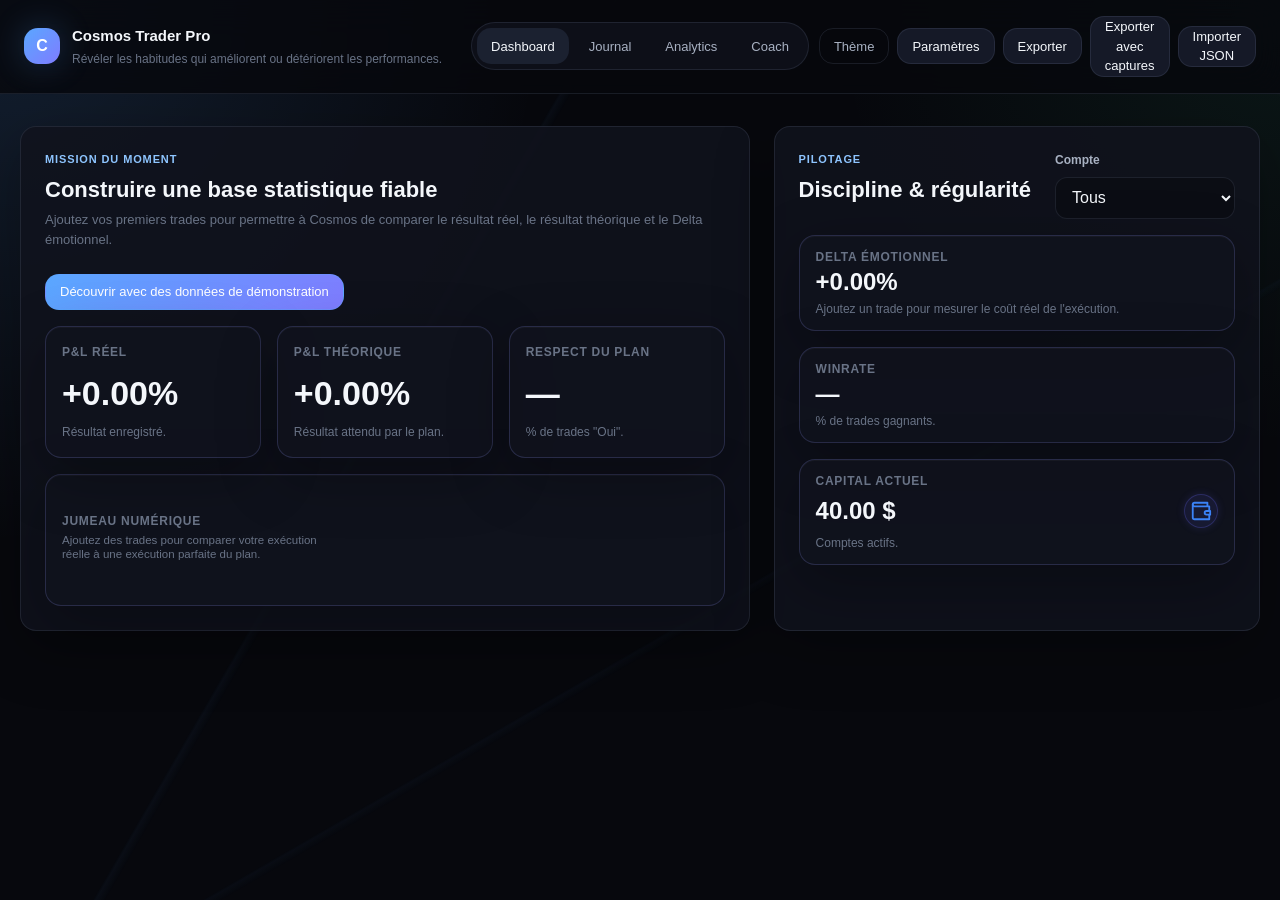
<file: index.html>
<!-- saved from url=(0084)file:///C:/Users/HP/Documents/Cosmos%20Journal%20Pro%20V3/cosmos_journal_pro_v2.html -->
<html lang="fr" data-theme="dark">

<head>
  <meta http-equiv="Content-Type" content="text/html; charset=UTF-8">

  <meta name="viewport" content="width=device-width, initial-scale=1.0">
  <title>Cosmos Trader - Trading Intelligence Platform</title>

  <!-- BOOT-001 : Suivi d'état et détection précoce des erreurs de démarrage -->
  <script>
    window.__cosmosCssStatus = "pending";
    window.__cosmosBootErrors = [];
    window.addEventListener("error", function(event) {
      if (window.CosmosBoot && !window.CosmosBoot.isResolved()) {
        window.CosmosBoot.onScriptError(event.error || event.message);
      } else {
        window.__cosmosBootErrors.push(event);
      }
    });
  </script>

  <!-- BOOT-001 : Chargement non bloquant de style.css pour affichage immédiat du loader -->
  <link rel="stylesheet" href="style.css" id="main-css" media="print"
        onload="this.media='all'; window.__cosmosCssStatus='loaded'; if (window.CosmosBoot) window.CosmosBoot.onCssLoaded();"
        onerror="window.__cosmosCssStatus='error'; if (window.CosmosBoot) window.CosmosBoot.onCssError();">
  <noscript>
    <link rel="stylesheet" href="style.css">
    <style>#app-boot-loader { display: none !important; }</style>
  </noscript>

  <!-- BOOT-001 : Styles critiques inline du loader (premier rendu immédiat) -->
  <style>
    #app-boot-loader {
      position: fixed;
      inset: 0;
      z-index: 99999;
      background: #07080d;
      color: #f4f7fb;
      display: flex;
      flex-direction: column;
      align-items: center;
      justify-content: center;
      font-family: Inter, system-ui, -apple-system, BlinkMacSystemFont, "Segoe UI", sans-serif;
      transition: opacity 250ms ease, visibility 250ms ease;
    }
    #app-boot-loader.hidden {
      opacity: 0;
      visibility: hidden;
      pointer-events: none;
    }
    .boot-content {
      display: flex;
      flex-direction: column;
      align-items: center;
      justify-content: center;
      padding: 24px;
      max-width: 360px;
      width: 100%;
      text-align: center;
    }
    .boot-brand {
      width: 48px;
      height: 48px;
      border-radius: 14px;
      display: grid;
      place-items: center;
      background: linear-gradient(135deg, #5aa7ff, #7f7cff);
      box-shadow: 0 0 34px rgba(90, 167, 255, 0.28);
      color: #fff;
      font-weight: 800;
      font-size: 20px;
      margin-bottom: 20px;
    }
    .boot-spinner {
      width: 26px;
      height: 26px;
      border: 2px solid rgba(145, 158, 190, 0.18);
      border-top-color: #5aa7ff;
      border-radius: 50%;
      animation: bootSpin 0.85s linear infinite;
    }
    @keyframes bootSpin {
      to { transform: rotate(360deg); }
    }
    .boot-status {
      font-size: 13px;
      color: #a8b1c2;
      margin: 14px 0 0;
      min-height: 20px;
      opacity: 0;
      transition: opacity 250ms ease;
      line-height: 1.4;
    }
    .boot-status.visible {
      opacity: 1;
    }
    .boot-error {
      margin-top: 16px;
      padding: 16px 20px;
      border-radius: 16px;
      background: rgba(224, 95, 112, 0.08);
      border: 1px solid rgba(224, 95, 112, 0.24);
      animation: bootFadeIn 200ms ease both;
    }
    @keyframes bootFadeIn {
      from { opacity: 0; transform: translateY(6px); }
      to { opacity: 1; transform: translateY(0); }
    }
    .boot-error.hidden {
      display: none;
    }
    .boot-error-title {
      font-size: 15px;
      font-weight: 700;
      color: #f4f7fb;
      margin: 0 0 6px;
    }
    .boot-error-desc {
      font-size: 13px;
      color: #a8b1c2;
      margin: 0 0 16px;
      line-height: 1.4;
    }
    .boot-reload-btn {
      min-height: 36px;
      padding: 0 18px;
      border-radius: 14px;
      border: 1px solid rgba(90, 167, 255, 0.38);
      background: linear-gradient(135deg, #5aa7ff, #7f7cff);
      color: #fff;
      font-size: 13px;
      font-weight: 600;
      cursor: pointer;
      display: inline-flex;
      align-items: center;
      justify-content: center;
      transition: opacity 160ms ease;
    }
    .boot-reload-btn:hover {
      opacity: 0.92;
    }
  </style>

  <!-- PWA-002 : intégration manifest, aucune logique de Service Worker à ce stade -->
  <!-- IDENTITY-001 : favicon et Apple Touch Icon mis à jour avec les assets Cosmos Trader -->
  <link rel="manifest" href="manifest.json">
  <meta name="theme-color" content="#07080d">
  <link rel="icon" type="image/png" sizes="32x32" href="icons/cosmos-trader-32.png">
  <link rel="icon" type="image/png" sizes="64x64" href="icons/cosmos-trader-64.png">
  <link rel="icon" type="image/png" sizes="192x192" href="icons/cosmos-trader-192.png">
  <link rel="icon" type="image/png" sizes="512x512" href="icons/cosmos-trader-512.png">
  <link rel="apple-touch-icon" sizes="180x180" href="icons/cosmos-trader-180.png">
</head>

<body>
  <!-- BOOT-001 : Écran de démarrage minimaliste Cosmos -->
  <div id="app-boot-loader" aria-live="polite">
    <div class="boot-content">
      <div class="boot-brand" aria-hidden="true">C</div>
      <div class="boot-spinner" id="boot-spinner" aria-hidden="true"></div>
      <p class="boot-status" id="boot-status"></p>
      <div class="boot-error hidden" id="boot-error">
        <p class="boot-error-title">Impossible de démarrer Cosmos Trader</p>
        <p class="boot-error-desc" id="boot-error-desc">Une erreur est survenue lors de l'initialisation des composants.</p>
        <button class="boot-reload-btn" type="button" onclick="window.location.reload()">Recharger l'application</button>
      </div>
    </div>
  </div>

  <!-- BOOT-001 : Orchestrateur de démarrage -->
  <script>
    (function() {
      var loader = document.getElementById("app-boot-loader");
      var spinner = document.getElementById("boot-spinner");
      var statusEl = document.getElementById("boot-status");
      var errorBox = document.getElementById("boot-error");
      var errorDesc = document.getElementById("boot-error-desc");

      // Initialise l'état CSS à partir du statut réel mémorisé dès le <head>
      var cssReady = (window.__cosmosCssStatus === "loaded");
      var jsReady = false;
      var resolved = false;

      // Palier 1 : 3 secondes (indication sobre de chargement ralenti)
      var slowTimer = setTimeout(function() {
        if (!resolved && statusEl) {
          statusEl.textContent = "Préparation de votre espace de trading…";
          statusEl.classList.add("visible");
        }
      }, 3000);

      // Palier 2 : 8 secondes (chargement prolongé, sans interruption ni erreur)
      var prolongedTimer = setTimeout(function() {
        if (!resolved && statusEl) {
          statusEl.textContent = "Le chargement se prolonge. Merci de patienter…";
          statusEl.classList.add("visible");
        }
      }, 8000);

      function tryReveal() {
        if (cssReady && jsReady && !resolved) {
          resolved = true;
          clearTimeout(slowTimer);
          clearTimeout(prolongedTimer);
          if (loader) {
            loader.classList.add("hidden");
            setTimeout(function() {
              if (loader && loader.parentNode) loader.parentNode.removeChild(loader);
            }, 300);
          }
        }
      }

      function triggerError(message, detail) {
        if (resolved) return;
        resolved = true;
        clearTimeout(slowTimer);
        clearTimeout(prolongedTimer);
        if (detail) console.error("[Cosmos Boot]", detail);

        if (loader) {
          if (spinner) spinner.style.display = "none";
          if (statusEl) statusEl.style.display = "none";
          if (errorBox) {
            if (message && errorDesc) errorDesc.textContent = message;
            errorBox.classList.remove("hidden");
          }
        }
      }

      window.CosmosBoot = {
        isResolved: function() { return resolved; },
        onCssLoaded: function() {
          cssReady = true;
          tryReveal();
        },
        onCssError: function() {
          triggerError("La feuille de style principale n'a pas pu être chargée.");
        },
        onJsSuccess: function() {
          jsReady = true;
          tryReveal();
        },
        onJsError: function(err) {
          triggerError("Une erreur est survenue lors de l'initialisation des composants.", err);
        },
        onScriptError: function(err) {
          triggerError("Impossible de charger les fichiers du programme principal.", err);
        }
      };

      // Si le CSS a échoué avant la création de l'orchestrateur
      if (window.__cosmosCssStatus === "error") {
        window.CosmosBoot.onCssError();
      }

      // Si des erreurs de script précoces ont été capturées avant l'instanciation de CosmosBoot
      if (window.__cosmosBootErrors && window.__cosmosBootErrors.length) {
        window.CosmosBoot.onScriptError(window.__cosmosBootErrors[0]);
      }
    })();
  </script>

  <div class="app-shell">
    <header class="app-header">
      <div class="brand">
        <div class="brand-mark" aria-hidden="true">C</div>
        <div>
          <h1 class="brand-title">Cosmos Trader Pro</h1>
          <p class="brand-subtitle">Révéler les habitudes qui améliorent ou détériorent les performances.</p>
        </div>
      </div>

      <nav class="top-nav" aria-label="Navigation principale">
        <button class="nav-button active" type="button" data-view="dashboard">Dashboard</button>
        <button class="nav-button" type="button" data-view="journal">Journal</button>
        <button class="nav-button" type="button" data-view="analytics">Analytics</button>
        <button class="nav-button" type="button" data-view="coach">Coach</button>
      </nav>

      <div class="header-actions">
        <button class="button ghost" type="button" data-action="toggle-theme">Thème</button>
        <button class="button" type="button" data-action="open-settings">Paramètres</button>
        <button class="button" type="button" data-action="export-json">Exporter</button>
        <button class="button" type="button" data-action="export-json-captures">Exporter avec captures</button>
        <button class="button" type="button" data-action="import-json">Importer JSON</button>

      </div>
    </header>

    <main class="main">
      <!-- DASH-001 (Phase 2 — Dashboard Architecture Foundation) : nouvelle
           architecture du Dashboard, conforme à la décision finale du ticket
           (voir DECISIONS_LOG.md, D-048). Changements :
           - le panneau autrefois "Architecture V3" (Feature Registry, badge
             "Data v3.0") est entièrement retiré et devient un panneau de
             pilotage (Delta Émotionnel + Winrate) ;
           - la colonne de gauche passe de 12 à 4 KPI de premier niveau
             (P&L réel, RR moyen, Drawdown max, Jumeau Numérique) ;
           - le Jumeau Numérique quitte le bas de page et devient un KPI à
             part entière, avec un gabarit dédié (.kpi--digital-twin) ;
           - Mission du moment n'est pas touchée par ce ticket (réorganisation
             prévue séparément, cf. échanges DASH-001 Q4).
           Aucun calcul, aucune donnée, aucun stockage n'est modifié : uniquement
           la disposition et la présence/absence des éléments à l'écran. -->
      <div class="view active" id="view-dashboard">
        <section class="hero-grid" aria-label="Synthèse">
          <div class="panel">
            <div class="section-header">
              <div>
                <p class="eyebrow">Mission du moment</p>
                <h2 id="mission-title">Construire une base statistique fiable</h2>
                <p class="muted" id="mission-copy">Ajoutez vos premiers trades pour permettre à Cosmos de comparer le
                  résultat réel, le résultat théorique et le Delta émotionnel.</p>
                <!-- RP-006 (Onboarding) : visible uniquement tant qu'aucun trade
                     n'existe (state.data.trades.length === 0). Masqué/affiché par
                     dashboardUi.renderDashboard(). Disparaît définitivement dès
                     l'injection ou dès un premier trade réel. -->
                <button class="button primary hidden" type="button" id="dashboard-demo-cta"
                  data-action="load-demo-trades" style="margin-top:12px;">
                  Découvrir avec des données de démonstration
                </button>
              </div>
            </div>
            <div class="kpi-grid kpi-grid--primary">
              <article class="card kpi">
                <span class="kpi-label">P&amp;L réel</span>
                <strong class="kpi-value neutral" id="kpi-real">+0.00%</strong>
                <p class="kpi-note">Résultat enregistré.</p>
              </article>
              <article class="card kpi">
                <span class="kpi-label">P&amp;L théorique</span>
                <strong class="kpi-value neutral" id="kpi-theoretical">+0.00%</strong>
                <p class="kpi-note">Résultat attendu par le plan.</p>
              </article>
              <article class="card kpi">
                <span class="kpi-label">Respect du plan</span>
                <strong class="kpi-value neutral" id="kpi-plan-respect">—</strong>
                <p class="kpi-note">% de trades "Oui".</p>
              </article>
            </div>

            <!-- DASH-001 (correction) : rangée pleine largeur, même hauteur qu'une carte
     KPI standard (héritée de .kpi, jamais redéfinie ici — voir dashboard.css).
     2 colonnes internes : commentaires/légende à gauche, graphique à droite. -->
            <article class="card kpi kpi--digital-twin">
  <div class="digital-twin-col digital-twin-col--info">
    <span class="kpi-label">Jumeau Numérique</span>
    <p class="kpi-note" id="digital-twin-gap">Ajoutez des trades pour comparer votre exécution réelle à une exécution parfaite du plan.</p>
    <div class="digital-twin-legend" id="digital-twin-legend"></div>
  </div>
  <div class="digital-twin-col digital-twin-col--chart" id="digital-twin-chart"></div>
</article>
        
      </div>
      <!-- DASH-001 : ancien panneau "Architecture V3" (Feature Registry +
             badge "Data v3.0") entièrement retiré (application de D-018).
             Ce panneau devient le panneau de pilotage du trader : Delta
             Émotionnel + Winrate uniquement, aucune information technique.
             Nom "Pilotage" provisoire — à raffiner lors d'un futur ticket de
             polissage visuel (voir DECISIONS_LOG.md D-048). -->
      <aside class="panel dashboard-pilot" id="dashboard-pilot-panel">
  <div style="display:flex; justify-content:space-between; align-items:flex-start; gap:var(--space-2);">
    <div>
      <p class="eyebrow">Pilotage</p>
      <h2>Discipline &amp; régularité</h2>
    </div>
    <div class="field" style="min-width:150px;">
      <label for="dashboard-account-filter">Compte</label>
      <select id="dashboard-account-filter">
        <option value="">Tous</option>
      </select>
    </div>
  </div>
  <div style="display:grid; gap:var(--space-2); margin-top:var(--space-2);">
        
          <article class="card kpi">
            <span class="kpi-label">Delta émotionnel</span>
            <strong class="kpi-value neutral" id="kpi-delta">+0.00%</strong>
            <p class="kpi-note" id="delta-note">Ajoutez un trade pour mesurer le coût réel de l'exécution.</p>
          </article>
          <article class="card kpi">
  <span class="kpi-label">Winrate</span>
  <div class="kpi-value neutral" id="kpi-winrate">—</div>
  <p class="kpi-note">% de trades gagnants.</p>
</article>
          <!-- DASH-001 (correction) : Capital actuel rejoint le panneau de pilotage -->
          <article class="card kpi">
  <span class="kpi-label">Capital actuel</span>
  <div class="kpi-value neutral" id="kpi-capital">0.00</div>
  <p class="kpi-note">Comptes actifs.</p>
</article>
        </div>
      </aside>
      </section>
  </div>

  <div class="view" id="view-journal">
    <!-- UX-003A (Sprint 3) : "journal-layout" remplace l'ancien "workspace-grid".
           Ce n'est plus une grille à deux colonnes de poids égal (Wizard / Historique)
           mais un empilement vertical où le Wizard est la zone principale et
           l'Historique une bande secondaire, repliée par défaut, sous le Wizard
           (jamais à côté). Voir DECISIONS_LOG.md, D-026 (Intelligent Density) et
           l'addendum d'architecture produit UX-003A. -->
    <section class="journal-layout" aria-label="Journal actuel">
      <!-- UX-005 (Wizard Viewport & Layout Refinement) — Architecture "Double Fond" :
             #journal-panel est désormais le CADRE (hauteur apparente fixe, seul
             responsable du scroll). .journal-viewport-inner est la CARTE réelle
             (hauteur naturelle, jamais contrainte) : Mode Focus, progression et
             formulaire en forment un seul bloc scrollable d'un seul tenant. Le
             padding du panel est descendu sur ce wrapper interne (même principe
             déjà validé sur #history-collapsible, voir DECISIONS_LOG.md D-025) afin
             que le titre et les boutons Précédent/Suivant respirent toujours, même
             en haut/bas de scroll. Voir journal.css pour les valeurs exactes. -->
      <div class="panel" id="journal-panel">
        <div class="journal-viewport-inner">
          <div class="section-header">
            <div>
              <p class="eyebrow">Mode Focus</p>
              <h2>Nouveau trade</h2>
              <p class="muted" id="wizard-step-label">Carte 1 / 8 — Compte</p>
            </div>
          </div>

          <div class="wizard-progress">
            <div class="wizard-progress-fill" id="wizard-progress-fill"></div>
          </div>

          <form class="form-grid wizard" id="trade-form">

            <!-- CARTE 1 — COMPTE (Document 02) -->
            <section class="wizard-card wizard-card--compact active" data-card="1">
              <h3>① Compte</h3>
              <div class="card-content">
                <div class="field-group">
                  <div class="field">
                    <label for="account-select">Compte utilisé</label>
                    <select id="account-select" required>
                      <option value="acc-personal-40">Compte Perso 40$ · USD</option>
                    </select>
                  </div>
                  <p class="card-secondary hidden" id="account-type-preview"></p>
                </div>
                <div class="field-group">
                  <div class="field">
                    <label for="risk-select">Risque</label>
                    <select id="risk-select" required>
                      <option value="0.25">0.25%</option>
                      <option value="0.5">0.50%</option>
                      <option value="0.75">0.75%</option>
                      <option value="1">1.00%</option>
                    </select>
                  </div>
                  <p class="card-secondary hidden" id="risk-amount-preview"></p>
                </div>
              </div>
            </section>

            <!-- CARTE 2 — CONTEXTE DU TRADE (Document 02) -->
            <section class="wizard-card" data-card="2">
              <h3>② Trade</h3>
              <div class="card-content">
                <!-- Pixel-perfect pass — Carte ② : Date / Heure entrée / Heure sortie
                     sur une même ligne, chacune ~33% de la largeur (field-row--3),
                     avec un gabarit allégé (voir #trade-date/#entry-time/#exit-time
                     dans journal.css). -->
                <div class="field-group">
                  <div class="field-row field-row--3">
                    <div class="field">
                      <label for="trade-date">Date</label>
                      <input type="date" id="trade-date">
                    </div>
                    <div class="field">
                      <label for="entry-time">Heure d'entrée</label>
                      <input type="time" id="entry-time">
                    </div>
                    <div class="field">
                      <label for="exit-time">Heure de sortie</label>
                      <input type="time" id="exit-time">
                    </div>
                  </div>
                  <p class="card-secondary hidden" id="duration-preview">Durée : —</p>
                </div>

                <!-- Bloc "Contexte" (D-034) : Session / Actif / Direction. Visual
                     Gravity (D-037) : Actif est l'élément dominant du bloc, Direction
                     l'accompagne juste en dessous avec un poids inférieur. -->
                <div class="field-group">
                  <div class="field">
                    <label for="session-select">Session</label>
                    <select id="session-select" required>
                      <option>Asie</option>
                      <option>Londres</option>
                      <option>New York</option>
                    </select>
                  </div>
                  <div class="field">
                    <label>Actif</label>
                    <div class="segmented" id="asset-options"><button type="button" class="chip">EUR/USD</button><button
                        type="button" class="chip">GBP/USD</button><button type="button"
                        class="chip">XAU/USD</button><button type="button" class="chip">BTC/USD</button></div>
                    <input type="hidden" id="asset-value" required>
                  </div>
                  <div class="field">
                    <label>Direction</label>
                    <div class="segmented" id="direction-options">
                      <button type="button" class="chip active">Buy</button>
                      <button type="button" class="chip">Sell</button>
                    </div>
                    <input type="hidden" id="direction-value" value="Buy">
                  </div>
                </div>
              </div>
            </section>

            <!-- CARTE 3 — ANALYSE (Document 02) -->
            <section class="wizard-card" data-card="3">
              <h3>③ Analyse</h3>
              <div class="card-content">
                <div class="field-group">
                  <div class="field">
                    <label>Stratégie</label>
                    <div class="segmented" id="strategy-options"><button type="button" class="chip">Strat 1 -
                        OB/BPR</button><button type="button" class="chip">Strat 2 - OB/POC/LIQ</button></div>
                    <input type="hidden" id="strategy-value" required>
                  </div>
                </div>
                <!-- UX-003A.4 (D-032/D-033) : HTF/LTF ne forcent plus une largeur de
                     colonne égale (field-row) — ce sont des sélecteurs à contenu très
                     court (ex. "H4", "M15"), ils s'alignent désormais sur une seule
                     ligne à leur largeur réelle (.control-cluster), sans occuper la
                     moitié de la carte chacun.
                     Pixel-perfect pass : chaque champ (HTF, LTF) est en plus enveloppé
                     en colonne flex indépendante (.timeframe-cluster .field) pour
                     garantir que le label et le select partagent exactement le même
                     bord gauche, sans dérive de quelques pixels liée au comportement
                     par défaut de la grille de .field. -->
                <div class="field-group">
                  <div class="control-cluster timeframe-cluster">
                    <div class="field">
                      <label for="htf-select">HTF</label>
                      <select id="htf-select">
                        <option>Weekly</option>
                        <option>Daily</option>
                        <option>H4</option>
                        <option>H1</option>
                      </select>
                    </div>
                    <div class="field">
                      <label for="timeframe-select">LTF</label>
                      <select id="timeframe-select" required>
                        <option>M15</option>
                        <option>M5</option>
                        <option>M1</option>
                      </select>
                    </div>
                  </div>
                  <p class="card-secondary hidden" id="combo-preview">Combinaison : —</p>
                </div>
                <div class="field-group">
                  <div class="field">
                    <label>Qualité du setup</label>
                    <div class="segmented" id="setup-quality-stars"></div>
                    <input type="hidden" id="setup-quality-value" value="0">
                  </div>
                </div>
                <div class="field-group">
                  <div class="field">
                    <label>Confluences</label>
                    <div class="checklist" id="confluences-options"></div>
                  </div>
                </div>
              </div>
            </section>

            <!-- CARTE 4 — GESTION & RÉSULTAT (UX-003A.4 : fusion des anciennes
                   cartes ④ Gestion et ⑤ Résultat — une seule continuité mentale
                   une fois le RR prévu renseigné, l'utilisateur passe directement
                   au résultat. Reste compacte (wizard-card--compact) : le volume
                   visuel cible est celui de l'ancienne carte ⑤ seule, pas la
                   somme des deux anciennes cartes. -->
            <section class="wizard-card wizard-card--compact" data-card="4">
              <h3>④ Gestion &amp; Résultat</h3>
              <div class="card-content">
                <div class="field-group">
                  <!-- Règle : le rappel du risque est un contexte hérité de la Carte ①,
                       pas une nouvelle action — traité en secondaire, pas en .field. -->
                  <p class="card-secondary" id="gestion-risk-summary">Risque : —</p>
                  <!-- RR prévu + Respect du plan : contrôles courts (nombre, mot
                       unique), passés en control-cluster plutôt qu'en field-row
                       à colonnes égales (UX-003A.4, D-032/D-033) — inutile de
                       leur donner la moitié de la carte chacun. -->
                  <div class="control-cluster">
                    <div class="field">
                      <label for="rr-planned">RR prévu</label>
                      <input type="number" id="rr-planned" step="0.1" min="0" placeholder="ex : 2">
                    </div>
                    <div class="field">
                      <label for="plan-respect-select">Respect du plan</label>
                      <select id="plan-respect-select">
                        <option value="Oui">Oui</option>
                        <option value="Partiellement">Partiellement</option>
                        <option value="Non">Non</option>
                      </select>
                    </div>
                  </div>
                </div>
                <div class="field-group">
                  <div class="field">
                    <label for="result-currency-input">Résultat (devise du compte)</label>
                    <input type="number" id="result-currency-input" step="0.01" placeholder="ex : 40 ou -20">
                  </div>
                  <!-- Progressive Disclosure : n'apparaît qu'une fois un résultat saisi. -->
                  <p class="card-secondary hidden" id="result-percent-display">Résultat % : —</p>
                  <p class="card-secondary hidden" id="trade-status-display">Trade : —</p>
                  <p class="card-secondary hidden" id="rr-obtained-display">RR obtenu : —</p>
                </div>
              </div>
            </section>

            <!-- CARTE 5 — DELTA ÉMOTIONNEL (Document 02) -->
            <section class="wizard-card" data-card="5">
              <h3>⑤ Delta émotionnel</h3>
              <div class="card-content">
                <!-- Validation UX-003A.1 : le Delta reste l'information la plus
                     importante de la carte — mis en avant visuellement, séparé du
                     rappel Théorique/Réel qui redevient une simple ligne de contexte
                     secondaire (pas une fusion à plat des trois lignes). -->
                <div class="field-group">
                  <p class="delta-highlight" id="emotional-delta-display">Delta émotionnel : —</p>
                  <p class="card-secondary">
                    <span id="theoretical-result-display">Théorique : —</span>
                    <span class="card-secondary-sep">·</span>
                    <span id="real-result-display">Réel : —</span>
                  </p>
                </div>
                <div class="field-group">
                  <div class="field">
                    <label>Intervention manuelle ?</label>
                    <div class="segmented" id="manual-intervention-options">
                      <button type="button" class="chip">Oui</button>
                      <button type="button" class="chip active">Non</button>
                    </div>
                    <input type="hidden" id="manual-intervention-value" value="Non">
                  </div>
                </div>
                <div class="field-group">
                  <div class="field">
                    <label>Causes émotionnelles</label>
                    <div class="checklist" id="emotional-cause-options"></div>
                  </div>
                </div>
              </div>
            </section>

            <!-- CARTE 6 — NOTES (Document 02) -->
            <section class="wizard-card" data-card="6">
              <h3>⑥ Notes</h3>
              <div class="card-content">
                <div class="field-group">
                  <div class="field">
                    <label for="notes">Commentaire</label>
                    <textarea id="notes" placeholder="Ressenti, contexte, exécution..."></textarea>
                  </div>
                  <!-- UX-004 (Dynamic Tag Chips) : Paramètres → Tags devient la source
                       unique de vérité, sélection multiple par chips (voir journal.js
                       renderSelectors). Remplace l'ancien champ texte libre. -->
                  <div class="field">
                    <label>Tags</label>
                    <div class="checklist" id="tags-options"></div>
                  </div>
                </div>
                <!-- Traitement Utility (Validation UX-003A.1, §3) : les captures
                     restent secondaires/optionnelles en bas de carte tant que
                     MEDIA-001 n'a pas livré l'aperçu intégré. -->
                <div class="field-group">
                  <div class="capture-slots" id="capture-slots"></div>
                </div>
              </div>
            </section>

            <!-- CARTE 7 — VALIDATION (Document 02) -->
            <section class="wizard-card wizard-card--compact" data-card="7">
              <h3>⑦ Validation</h3>
              <div class="card-content">
                <p class="muted" id="validation-summary"></p>
                <button class="button primary" type="submit">Enregistrer le trade</button>
              </div>
            </section>

            <div class="wizard-nav">
              <button type="button" class="button ghost" id="wizard-prev">Précédent</button>
              <button type="button" class="button primary" id="wizard-next">Suivant</button>
            </div>
          </form>
        </div>
      </div>

      <div class="panel history-panel-collapsible" id="history-panel">
        <!-- UX-003A (Sprint 3, Livraison 2A — D-017) : le repliage porte sur le panneau
               ENTIER (description + contenu + padding interne), pas seulement sur la liste.
               Seule cette barre d'en-tête reste visible/cliquable lorsque le panneau est
               fermé. État persisté dans state.data.preferences.historyCollapsed. -->
        <button class="history-toggle-bar" type="button" id="history-toggle" data-action="toggle-history"
          aria-expanded="false" aria-controls="history-collapsible">
          <span class="history-toggle-title">
            <span class="eyebrow" style="margin:0;">Historique</span>
            <h2 style="margin:0;">Registre comportemental</h2>
          </span>
          <span id="history-toggle-icon" aria-hidden="true">▸</span>
        </button>
        <div class="history-collapsible" id="history-collapsible">
          <div class="history-collapsible-inner">
            <div class="section-header">
              <div>
                <p class="muted" id="history-subtitle">Aucun trade enregistré.</p>
              </div>
              <button class="button danger" type="button" data-action="clear-data">Réinitialiser</button>
            </div>
            <div class="trade-list" id="trade-list">
              <div class="empty-state">
                <div>
                  <h3>Aucun trade enregistré</h3>
                  <p class="muted">Ajoutez votre premier trade. Cosmos gardera la structure prête pour les Analytics V3.
                  </p>
                </div>
              </div>
            </div>
          </div>
        </div>
      </div>
    </section>
  </div>

  <div class="view" id="view-analytics">
  <div class="analytics-layout">

    <!-- ═══════════════════════════════════════════════════════
         BLOC ① — CONTEXTE
         ═══════════════════════════════════════════════════════ -->
    <div class="panel analytics-context-panel">
      <div class="section-header">
        <div>
          <p class="eyebrow">Le laboratoire</p>
          <h2>Analytics</h2>
          <p class="muted">Les statistiques se recalculent immédiatement dès que tu changes un filtre.</p>
        </div>
        <button class="button ghost" type="button" id="analytics-filter-reset">Réinitialiser les filtres</button>
      </div>

      <div class="control-cluster analytics-filters" id="analytics-filters">
        <div class="field">
          <label for="analytics-filter-account">Compte</label>
          <select id="analytics-filter-account">
            <option value="">Tous</option>
          </select>
        </div>
        <div class="field">
          <label for="analytics-filter-asset">Actif</label>
          <select id="analytics-filter-asset">
            <option value="">Tous</option>
          </select>
        </div>
        <div class="field">
          <label for="analytics-filter-session">Session</label>
          <select id="analytics-filter-session">
            <option value="">Toutes</option>
          </select>
        </div>
        <div class="field">
          <label for="analytics-filter-htf">HTF</label>
          <select id="analytics-filter-htf">
            <option value="">Tous</option>
          </select>
        </div>
        <div class="field">
          <label for="analytics-filter-ltf">LTF</label>
          <select id="analytics-filter-ltf">
            <option value="">Tous</option>
          </select>
        </div>
        <div class="field">
          <label for="analytics-filter-strategy">Stratégie</label>
          <select id="analytics-filter-strategy">
            <option value="">Toutes</option>
          </select>
        </div>
        <div class="field">
          <label for="analytics-filter-date-from">Du</label>
          <input type="date" id="analytics-filter-date-from">
        </div>
        <div class="field">
          <label for="analytics-filter-date-to">Au</label>
          <input type="date" id="analytics-filter-date-to">
        </div>
      </div>
      <p class="muted" id="analytics-filter-note" style="margin-top:8px;"></p>

      <!-- ANALYTICS-002 : Profit Factor et Expectancy quittent l'affichage
           principal — ils restent calculés à l'identique et disponibles dans
           le Bloc ③ "Comprendre vos indicateurs" › Indicateurs avancés. Les
           deux cartes restent dans le DOM (classe .hidden) pour ne jamais
           casser analytics.js (Guide de développement §4 : jamais de
           suppression de fonctionnalité sans remplacement / sans duplication
           de logique JS pour un simple changement d'affichage). -->
      <div class="kpi-grid kpi-grid--analytics-compact" style="margin-top:16px;">
        <article class="card kpi">
          <span class="kpi-label">Trades filtrés</span>
          <strong class="kpi-value neutral" id="analytics-kpi-count">0</strong>
          <p class="kpi-note">Sur le total enregistré.</p>
        </article>
        <article class="card kpi">
          <span class="kpi-label">P&amp;L réel</span>
          <strong class="kpi-value neutral" id="analytics-kpi-real">+0.00%</strong>
          <p class="kpi-note">Somme sur la sélection.</p>
        </article>
        <article class="card kpi">
          <span class="kpi-label">P&amp;L théorique</span>
          <strong class="kpi-value neutral" id="analytics-kpi-theoretical">+0.00%</strong>
          <p class="kpi-note">Somme sur la sélection.</p>
        </article>
        <article class="card kpi">
          <span class="kpi-label">Delta émotionnel</span>
          <strong class="kpi-value neutral" id="analytics-kpi-delta">+0.00%</strong>
          <p class="kpi-note">Réel − théorique.</p>
        </article>
        <article class="card kpi">
          <span class="kpi-label">Winrate</span>
          <strong class="kpi-value neutral" id="analytics-kpi-winrate">—</strong>
          <p class="kpi-note">% de trades gagnants.</p>
        </article>
        <article class="card kpi hidden">
          <span class="kpi-label">Profit Factor</span>
          <strong class="kpi-value neutral" id="analytics-kpi-profit-factor">—</strong>
          <p class="kpi-note">Gains ÷ pertes.</p>
        </article>
        <article class="card kpi hidden">
          <span class="kpi-label">Expectancy</span>
          <strong class="kpi-value neutral" id="analytics-kpi-expectancy">—</strong>
          <p class="kpi-note">Espérance par trade (R).</p>
        </article>
        <article class="card kpi">
          <span class="kpi-label">RR moyen</span>
          <strong class="kpi-value neutral" id="analytics-kpi-avg-rr">—</strong>
          <p class="kpi-note">Sur la sélection.</p>
        </article>
        <article class="card kpi">
          <span class="kpi-label">Durée moyenne</span>
          <strong class="kpi-value neutral" id="analytics-kpi-avg-duration">—</strong>
          <p class="kpi-note">Trades avec heures saisies.</p>
        </article>
        <article class="card kpi">
          <span class="kpi-label">Respect du plan</span>
          <strong class="kpi-value neutral" id="analytics-kpi-plan-respect">—</strong>
          <p class="kpi-note">% de trades "Oui".</p>
        </article>
        <article class="card kpi">
          <span class="kpi-label">Capital actuel</span>
          <strong class="kpi-value neutral" id="analytics-kpi-capital">0.00</strong>
          <p class="kpi-note">Comptes actifs, ou compte filtré.</p>
        </article>
        <article class="card kpi">
          <span class="kpi-label">Drawdown max</span>
          <strong class="kpi-value neutral" id="analytics-kpi-drawdown">—</strong>
          <p class="kpi-note">Sur la sélection filtrée.</p>
        </article>
      </div>
    </div>

    <!-- ═══════════════════════════════════════════════════════
         BLOC ② — LABORATOIRE D'EXPLORATION (centre de gravité)
         ═══════════════════════════════════════════════════════ -->
    <div class="panel analytics-workspace-panel">
      <div class="section-header">
        <div>
          <p class="eyebrow">Comparaison</p>
          <h2>Performance par dimension</h2>
          <p class="muted">Calculée sur les trades actuellement filtrés ci-dessus.</p>
        </div>
        <div class="field breakdown-dimension-field">
          <label for="breakdown-dimension">Regrouper par</label>
          <select id="breakdown-dimension">
            <option value="account">Compte</option>
            <option value="asset">Actif</option>
            <option value="strategy">Stratégie</option>
            <option value="session">Session</option>
            <option value="htf">HTF</option>
            <option value="ltf">LTF</option>
            <option value="combination">Combinaison HTF → LTF</option>
            <option value="risk">Risque</option>
            <option value="duration">Durée</option>
            <option value="setupQuality">Qualité du setup</option>
            <option value="planRespect">Respect du plan</option>
            <option value="manualIntervention">Intervention manuelle</option>
          </select>
        </div>
      </div>
      <div id="analytics-workspace-viewport">
        <div id="breakdown-table"></div>
      </div>
    </div>

    <!-- ═══════════════════════════════════════════════════════
         BLOC ③ — COMPRENDRE VOS INDICATEURS (nouveau)
         Aide contextuelle très courte, repliée par défaut. Contenu
         statique — aucun calcul, aucune dépendance à analytics.js.
         ═══════════════════════════════════════════════════════ -->
    <div class="panel history-panel-collapsible" id="analytics-help-panel">
      <button class="history-toggle-bar" type="button" id="analytics-help-toggle"
        data-action="toggle-analytics-help" aria-expanded="false"
        aria-controls="analytics-help-collapsible">
        <span class="history-toggle-title">
          <span class="eyebrow" style="margin:0;">Aide contextuelle</span>
          <h2 style="margin:0;">Comprendre vos indicateurs</h2>
        </span>
        <span id="analytics-help-toggle-icon" aria-hidden="true">▸</span>
      </button>
      <div class="history-collapsible" id="analytics-help-collapsible">
        <div class="history-collapsible-inner">
          <div class="kpi-explainer">
            <div class="kpi-explainer-group">
              <h4>Winrate</h4>
              <p class="kpi-explainer-line"><strong>Ce que cela mesure —</strong> le pourcentage de trades gagnants.</p>
              <p class="kpi-explainer-line"><strong>Comment l'interpréter —</strong> utile, mais ne garantit pas seul la rentabilité : à lire avec le ratio risque/rendement.</p>
            </div>
            <div class="kpi-explainer-group">
              <h4>P&amp;L Réel</h4>
              <p class="kpi-explainer-line"><strong>Ce que cela mesure —</strong> le résultat réellement obtenu sur vos trades.</p>
              <p class="kpi-explainer-line"><strong>Comment l'interpréter —</strong> reflète votre performance effective après exécution de votre plan.</p>
            </div>
            <div class="kpi-explainer-group">
              <h4>P&amp;L Théorique</h4>
              <p class="kpi-explainer-line"><strong>Ce que cela mesure —</strong> le résultat que vous auriez obtenu en respectant parfaitement votre plan.</p>
              <p class="kpi-explainer-line"><strong>Comment l'interpréter —</strong> plus l'écart avec le P&amp;L réel est faible, plus votre exécution est disciplinée.</p>
            </div>
            <div class="kpi-explainer-group">
              <h4>Respect du plan</h4>
              <p class="kpi-explainer-line"><strong>Ce que cela mesure —</strong> votre niveau de discipline pendant l'exécution.</p>
              <p class="kpi-explainer-line"><strong>Comment l'interpréter —</strong> un pourcentage élevé signifie des décisions fidèles à votre stratégie.</p>
            </div>
            <div class="kpi-explainer-group">
              <h4>Capital actuel</h4>
              <p class="kpi-explainer-line"><strong>Ce que cela mesure —</strong> la valeur actuelle de votre capital après les résultats enregistrés.</p>
              <p class="kpi-explainer-line"><strong>Comment l'interpréter —</strong> représente votre situation réelle à cet instant.</p>
            </div>
            <div class="kpi-explainer-group">
              <h4>Drawdown maximal</h4>
              <p class="kpi-explainer-line"><strong>Ce que cela mesure —</strong> la plus forte baisse de votre capital avant une reprise.</p>
              <p class="kpi-explainer-line"><strong>Comment l'interpréter —</strong> un Drawdown important indique que la stratégie ou la gestion du risque mérite une attention particulière.</p>
            </div>
            <div class="kpi-explainer-group">
              <h4>Ratio Risque / Rendement (RR moyen)</h4>
              <p class="kpi-explainer-line"><strong>Ce que cela mesure —</strong> le gain moyen obtenu par rapport au risque pris sur chaque trade.</p>
              <p class="kpi-explainer-line"><strong>Comment l'interpréter —</strong> plus ce ratio est élevé, moins un fort Winrate est nécessaire pour rester rentable.</p>
            </div>
            <div class="kpi-explainer-group">
              <h4>Delta émotionnel</h4>
              <p class="kpi-explainer-line"><strong>Ce que cela mesure —</strong> l'écart entre le résultat théorique de votre plan et le résultat réellement obtenu.</p>
              <p class="kpi-explainer-line"><strong>Comment l'interpréter —</strong> un Delta important peut révéler une pression psychologique ou un manque de maîtrise émotionnelle.</p>
            </div>

            <div class="kpi-explainer-advanced">
              <p>Les indicateurs avancés — retirés de l'affichage principal, ils restent disponibles ici pour qui veut approfondir son analyse.</p>
              <div class="kpi-explainer-group">
                <h4>Profit Factor</h4>
                <p class="kpi-explainer-line"><strong>Ce que cela mesure —</strong> le rapport entre tous vos gains et toutes vos pertes.</p>
                <p class="kpi-explainer-line"><strong>Comment l'interpréter —</strong> au-dessus de 1, la stratégie génère plus de gains que de pertes ; plus la valeur augmente, plus elle est rentable.</p>
              </div>
              <div class="kpi-explainer-group">
                <h4>Expectancy</h4>
                <p class="kpi-explainer-line"><strong>Ce que cela mesure —</strong> le gain moyen attendu pour chaque trade sur le long terme.</p>
                <p class="kpi-explainer-line"><strong>Comment l'interpréter —</strong> positive, la stratégie possède un avantage statistique ; négative, elle perd de l'argent sur la durée.</p>
              </div>
            </div>
          </div>
        </div>
      </div>
    </div>

    <!-- ═══════════════════════════════════════════════════════
         BLOC ④ — PREUVES
         ═══════════════════════════════════════════════════════ -->
    <div class="panel history-panel-collapsible" id="analytics-proof-panel">
      <button class="history-toggle-bar" type="button" id="analytics-proof-toggle"
        data-action="toggle-analytics-proof" aria-expanded="false"
        aria-controls="analytics-proof-collapsible">
        <span class="history-toggle-title">
          <span class="eyebrow" style="margin:0;">Preuves</span>
          <h2 style="margin:0;">Trades correspondants</h2>
        </span>
        <span id="analytics-proof-toggle-icon" aria-hidden="true">▸</span>
      </button>
      <div class="history-collapsible" id="analytics-proof-collapsible">
        <div class="history-collapsible-inner">
          <div class="trade-list" id="analytics-trade-list"></div>
        </div>
      </div>
    </div>

  </div>
</div>
  <!--
  COACH-POLISH-001 — Instructions de remplacement pour index.html
  ═══════════════════════════════════════════════════════════════
  Dans index.html, repérer le bloc qui commence par :

      <div class="view" id="view-coach">

  et qui se termine par le </div> correspondant (juste avant
  </main>). Supprimer intégralement ce bloc et le remplacer par le
  bloc ci-dessous.

  Rien d'autre ne change dans index.html : les 5 conteneurs génériques
  (coach-mission-card, coach-playbook-card, coach-progress-card,
  coach-achievements-card, coach-digitaltwin-card) sont conservés à
  l'identique, avec leurs mêmes ids — seule leur enveloppe (Journey
  Container : nav latérale + viewport scrollable + dots) change.
  ui/coach.js, ui/playbook.js, ui/progress.js, ui/achievements.js et
  ui/digitalTwin.js n'ont besoin d'aucune adaptation supplémentaire :
  ils écrivent toujours dans les mêmes ids.
-->

<div class="view" id="view-coach">
  <div class="panel" id="coach-panel">
    <div class="section-header">
      <div>
        <p class="eyebrow">Coach</p>
        <h2>Ton parcours de progression</h2>
        <p class="muted">Chaque chapitre s'enchaîne naturellement — avance à ton rythme, un seul à la fois.</p>
      </div>
    </div>

    <div id="coach-empty-state" class="empty-state hidden" style="margin-top:16px;">
      <div>
        <h3 id="coach-empty-title">Pas assez de données</h3>
        <p class="muted" id="coach-empty-copy">Ajoutez encore des trades pour obtenir une Mission fiable.</p>
      </div>
    </div>

    <div id="coach-content" class="hidden coach-journey">
      <nav class="coach-journey-nav" id="coach-journey-nav" aria-label="Chapitres du Coach"></nav>

      <div class="coach-journey-viewport" id="coach-journey-viewport">

        <section class="coach-chapter" data-chapter="mission">
          <article class="card coach-mission-card" id="coach-mission-card" data-state="active">
            <div class="section-header">
              <div>
                <p class="eyebrow">Mission</p>
                <h2 id="coach-mission-title">—</h2>
              </div>
              <span class="badge coach-priority" id="coach-mission-priority">—</span>
            </div>
            <p class="muted" id="coach-mission-description">—</p>
            <p class="coach-mission-reasoning" id="coach-mission-reasoning">—</p>
            <button class="button primary coach-mission-cta" type="button" id="coach-mission-cta" data-view="journal">Enregistrer un trade</button>
          </article>
        </section>

        <section class="coach-chapter" data-chapter="playbook">
          <!-- COACH-002 : conteneur générique unique. Tout le balisage interne
               est injecté par ui/playbook.js — aucune structure à prévoir ici. -->
          <article class="card coach-playbook-card" id="coach-playbook-card"></article>
        </section>

        <section class="coach-chapter" data-chapter="progress">
          <!-- COACH-003 : conteneur générique unique. Tout le balisage interne
               est injecté par ui/progress.js — aucune structure à prévoir ici. -->
          <article class="card coach-progress-card" id="coach-progress-card"></article>
        </section>

        <section class="coach-chapter" data-chapter="achievements">
          <!-- COACH-004 : conteneur générique unique. Tout le balisage interne
               est injecté par ui/achievements.js — aucune structure à prévoir ici. -->
          <article class="card coach-achievements-card" id="coach-achievements-card"></article>
        </section>

        <section class="coach-chapter" data-chapter="digitaltwin">
          <!-- COACH-005 : conteneur générique unique. Tout le balisage interne
               est injecté par ui/digitalTwin.js — aucune structure à prévoir ici. -->
          <article class="card coach-digitaltwin-card" id="coach-digitaltwin-card"></article>
        </section>

      </div>

      <div class="coach-journey-dots" id="coach-journey-dots" aria-hidden="true"></div>
    </div>
  </div>
</div>
  </main>
  </div>

  <div class="modal-backdrop" id="settings-modal" aria-hidden="true">
    <div class="panel settings-modal" role="dialog" aria-modal="true" aria-labelledby="settings-title">
      <div class="settings-nav-mobile" id="settings-nav-mobile"></div>
      <aside class="settings-nav" id="settings-nav">
        <button class="button settings-tab active" type="button" data-settings-category="accounts">
          Comptes
        </button>

        <button class="button settings-tab " type="button" data-settings-category="assets">
          Actifs
        </button>

        <button class="button settings-tab " type="button" data-settings-category="sessions">
          Sessions
        </button>

        <button class="button settings-tab " type="button" data-settings-category="htf">
          HTF
        </button>

        <button class="button settings-tab " type="button" data-settings-category="ltf">
          LTF
        </button>

        <button class="button settings-tab " type="button" data-settings-category="strategies">
          Stratégies
        </button>

        <button class="button settings-tab " type="button" data-settings-category="confluences">
          Confluences
        </button>

        <button class="button settings-tab " type="button" data-settings-category="emotionalCauses">
          Causes émotionnelles
        </button>

        <button class="button settings-tab " type="button" data-settings-category="tags">
          Tags
        </button>

        <button class="button settings-tab " type="button" data-settings-category="appearance">
          Apparence
        </button>
      </aside>
      <section class="settings-body">
        <div class="section-header">
          <div>
            <p class="eyebrow">Centre de personnalisation</p>
            <h2 id="settings-title">Paramètres dynamiques</h2>
            <p class="muted">Toutes les listes de l'application sont pilotées par les données.</p>
          </div>
          <button class="button ghost" type="button" data-action="close-settings">Fermer</button>
        </div>
        <div id="settings-content">
          <h3>Comptes</h3>
          <p class="muted">Chaque compte définit son type (Prop Firm ou Fonds propres), ce qui ajuste automatiquement
            les paliers de risque disponibles dans le formulaire.</p>
          <div class="setting-items">

            <span class="setting-pill">Compte Perso 40$ · Fonds propres · USD</span>

          </div>
          <form class="form-grid" data-add-account="">
            <div class="field">
              <label for="account-name">Nom</label>
              <input id="account-name" name="name" required="" placeholder="Compte Perso 40$">
            </div>
            <div class="field">
              <label for="account-type">Type</label>
              <select id="account-type" name="type">
                <option>Fonds propres</option>
                <option>Prop Firm</option>
              </select>
            </div>
            <div class="field">
              <label for="account-capital">Capital</label>
              <input id="account-capital" name="capital" type="number" min="0" step="0.01" required="">
            </div>
            <div class="field">
              <label for="account-currency">Devise</label>
              <input id="account-currency" name="currency" value="USD" maxlength="8" required="">
            </div>
            <button class="button primary" type="submit">Créer le compte</button>
          </form>
        </div>
      </section>
    </div>
  </div>

  <div class="modal-backdrop" id="export-modal" aria-hidden="true">
    <div class="panel" role="dialog" aria-modal="true" style="width:min(760px,100%);">
      <div class="section-header">
        <div>
          <p class="eyebrow">Sauvegarde</p>
          <h2>Export JSON</h2>
          <p class="muted">Copiez cette sauvegarde versionnée avant toute transformation majeure.</p>
        </div>
        <button class="button ghost" type="button" data-action="close-export">Fermer</button>
      </div>
      <textarea id="export-output" readonly=""
        style="width:100%; min-height:360px; border-radius:12px; border:1px solid var(--border); background:var(--bg-soft); color:var(--text); padding:16px; font-family:ui-monospace, SFMono-Regular, Consolas, monospace;"></textarea>
      <div style="display:flex; justify-content:flex-end; gap:8px; margin-top:16px;">
        <button class="button primary" type="button" data-action="copy-export">Copier</button>
      </div>
    </div>
  </div>

  <div class="modal-backdrop" id="import-modal" aria-hidden="true">
    <div class="panel" role="dialog" aria-modal="true" style="width:min(760px,100%);">
      <div class="section-header">
        <div>
          <p class="eyebrow">Sauvegarde</p>
          <h2>Import JSON</h2>
          <p class="muted">Collez une sauvegarde Cosmos (V2 ou V3) ou choisissez un fichier. Vos données actuelles
            seront remplacées après confirmation.</p>
        </div>
        <button class="button ghost" type="button" data-action="close-import">Fermer</button>
      </div>
      <div class="field" style="margin-bottom:12px;">
        <label for="import-file">Fichier .json</label>
        <input type="file" id="import-file" accept="application/json,.json">
      </div>
      <textarea id="import-input" placeholder="Collez ici le contenu JSON exporté depuis Cosmos..."
        style="width:100%; min-height:300px; border-radius:12px; border:1px solid var(--border); background:var(--bg-soft); color:var(--text); padding:16px; font-family:ui-monospace, SFMono-Regular, Consolas, monospace;"></textarea>
      <p class="muted" id="import-feedback" style="margin-top:8px;"></p>
      <div style="display:flex; justify-content:flex-end; gap:8px; margin-top:16px;">
        <button class="button primary" type="button" data-action="run-import">Importer</button>
      </div>
    </div>
  </div>

  <!-- MEDIA-001 (Livraison D) / MEDIA-ACCESS-001 : visionneuse avec navigation HTF -> LTF -> Résultat. -->
  <div class="modal-backdrop" id="capture-viewer-modal" aria-hidden="true">
    <div class="panel capture-viewer" role="dialog" aria-modal="true">
      <div class="capture-viewer-header">
        <div class="capture-viewer-tabs" id="capture-viewer-tabs"></div>
        <button class="button ghost capture-viewer-close" type="button" data-action="close-capture-viewer">Fermer</button>
      </div>
      <div class="capture-viewer-body">
        <button type="button" class="capture-viewer-nav prev" id="capture-viewer-prev" aria-label="Capture précédente" data-action="prev-capture">‹</button>
        <img id="capture-viewer-image" alt="Capture agrandie">
        <button type="button" class="capture-viewer-nav next" id="capture-viewer-next" aria-label="Capture suivante" data-action="next-capture">›</button>
      </div>
    </div>
  </div>

  <!-- UI-005 (PWA-UPDATE-001) : Bannière de mise à jour PWA -->
  <div id="pwa-update-banner" class="update-banner hidden">
    <p>Une nouvelle version est disponible.</p>
    <button id="pwa-update-btn" class="button primary">Mettre à jour</button>
  </div>

  <div class="toast-stack" id="toast-stack" aria-live="polite"></div>


  <!-- BOOT-001 : Détection explicite des erreurs sur la balise script module -->
  <script type="module" src="src/main.js" onerror="if (window.CosmosBoot) window.CosmosBoot.onScriptError('Échec de chargement du module principal src/main.js');"></script>

  <!-- PWA-003 / PWA-UPDATE-001 : enregistrement du Service Worker, isolé de main.js pour ne
       jamais risquer d'impacter la logique métier (IIFE existante). Non
       bloquant : un échec d'enregistrement laisse Cosmos fonctionner
       normalement comme application web classique (Étape 5). -->
  <script>
    if ("serviceWorker" in navigator) {
      window.addEventListener("load", () => {
        
        function showUpdateBanner(worker) {
          const banner = document.getElementById('pwa-update-banner');
          const btn = document.getElementById('pwa-update-btn');
          if (banner && btn) {
            banner.classList.remove('hidden');
            btn.onclick = () => {
              banner.classList.add('hidden');
              worker.postMessage({ type: 'SKIP_WAITING' });
            };
          }
        }

        navigator.serviceWorker.register("sw.js", { scope: "./" })
          .then(registration => {
            console.log("[Cosmos PWA] Service Worker enregistré.", registration.scope);
            
            // Si un SW est déjà en attente au chargement ET qu'on a déjà un contrôleur actif
            if (registration.waiting && navigator.serviceWorker.controller) {
              showUpdateBanner(registration.waiting);
            }

            // Écoute l'arrivée d'un nouveau SW
            registration.addEventListener('updatefound', () => {
              const newWorker = registration.installing;
              if (newWorker) {
                newWorker.addEventListener('statechange', () => {
                  // Le nouveau SW a fini de s'installer et passe en attente
                  if (newWorker.state === 'installed') {
                    // On vérifie qu'il y a déjà un contrôleur actif (évite d'afficher
                    // la bannière lors de la toute première installation de la PWA)
                    if (navigator.serviceWorker.controller) {
                      showUpdateBanner(newWorker);
                    }
                  }
                });
              }
            });
          })
          .catch(error => {
            // Échec silencieux pour l'utilisateur : Cosmos continue de
            // fonctionner en mode application web classique (Étape 5).
            console.warn("[Cosmos PWA] Enregistrement du Service Worker impossible.", error);
          });
          
        // Écoute l'activation du nouveau SW (suite au skipWaiting) pour recharger la page
        let refreshing = false;
        navigator.serviceWorker.addEventListener('controllerchange', () => {
          if (!refreshing) {
            refreshing = true;
            window.location.reload();
          }
        });
      });
    }
  </script>

</body>

</html>
</file>
<file: style.css>
/* ARCH-002 (Sprint 1) — Point d'entrée CSS.
   Toutes les règles ont été déplacées vers styles/ (Livraisons 1, 2 et 3).
   Ce fichier n'importe plus que les modules, dans l'ordre attendu par le
   ticket : variables/base d'abord, puis layout/typography/components,
   puis les styles par écran, puis les animations en dernier.
   COACH-001 : insights.css est retiré (Insights n'existe plus, remplacé par
   Coach — voir DECISIONS_LOG.md), coach.css le remplace au même emplacement
   dans l'ordre d'import. */
@import url("./styles/variables.css");
@import url("./styles/base.css");
@import url("./styles/layout.css");
@import url("./styles/typography.css");
@import url("./styles/components.css");
@import url("./styles/dashboard.css");
@import url("./styles/journal.css");
@import url("./styles/analytics.css");
@import url("./styles/coach.css");
@import url("./styles/settings.css");
@import url("./styles/animations.css");
</file>
